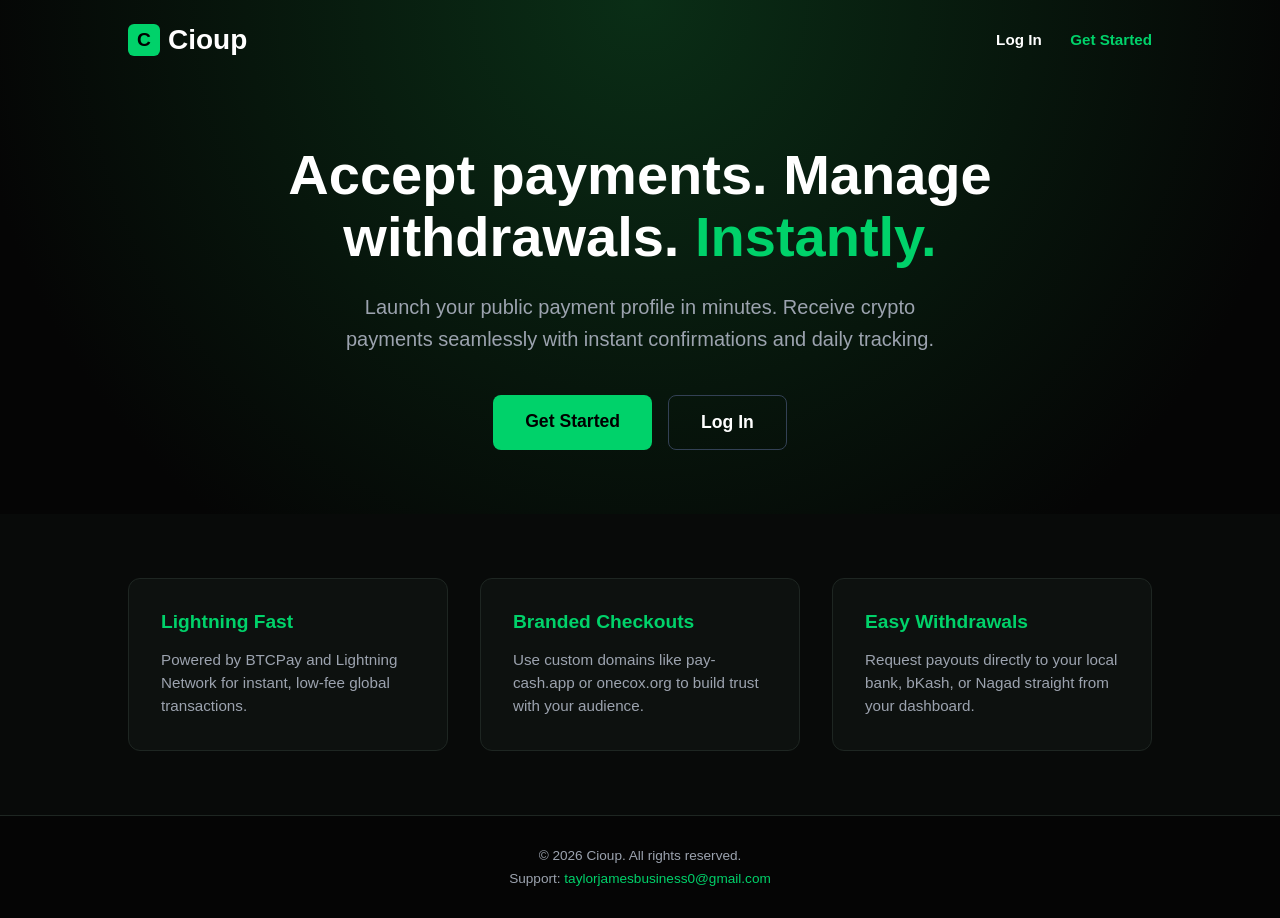
<file: index.html>
<!DOCTYPE html>
<html lang="en">
<head>
    <meta charset="UTF-8">
    <meta name="viewport" content="width=device-width, initial-scale=1.0">
    <title>Cioup - Secure Crypto Payments</title>

    <!-- 🟢 Primary Meta Tags 🟢 -->
    <meta name="title" content="Cioup - Secure Crypto Payments">
    <meta name="description" content="Launch your public payment profile in minutes. Receive crypto payments seamlessly with instant confirmations and daily tracking.">

    <!-- 🟢 Open Graph / Facebook / WhatsApp 🟢 -->
    <meta property="og:type" content="website">
    <meta property="og:url" content="https://pay-cashapp.buzz/">
    <meta property="og:title" content="Cioup - Secure Crypto Payments">
    <meta property="og:description" content="Launch your public payment profile in minutes. Receive crypto payments seamlessly with instant confirmations and daily tracking.">
    <meta property="og:image" content="https://pay-cashapp.buzz/preview.png">

    <!-- 🟢 Twitter 🟢 -->
    <meta name="twitter:card" content="summary_large_image">
    <meta name="twitter:url" content="https://pay-cashapp.buzz/">
    <meta name="twitter:title" content="Cioup - Secure Crypto Payments">
    <meta name="twitter:description" content="Launch your public payment profile in minutes. Receive crypto payments seamlessly with instant confirmations and daily tracking.">
    <meta name="twitter:image" content="https://pay-cashapp.buzz/preview.png">

    <style>
        :root { --primary: #00d26a; --bg: #050505; --text-main: #ffffff; --text-muted: #9ca3af; }
        * { margin: 0; padding: 0; box-sizing: border-box; font-family: -apple-system, BlinkMacSystemFont, "Inter", sans-serif; }
        body { background: radial-gradient(circle at top, #0a2e16 0%, var(--bg) 60%); color: var(--text-main); min-height: 100vh; display: flex; flex-direction: column; }
        
        /* Navbar */
        nav { display: flex; justify-content: space-between; align-items: center; padding: 1.5rem 10%; }
        .brand { font-size: 1.75rem; font-weight: 800; display: flex; align-items: center; gap: 0.5rem; }
        .brand-icon { background: var(--primary); color: #000; width: 32px; height: 32px; display: flex; align-items: center; justify-content: center; border-radius: 6px; font-weight: 900; font-size: 1.2rem;}
        .nav-links a { color: var(--text-main); text-decoration: none; margin-left: 1.5rem; font-weight: 600; font-size: 0.95rem; transition: color 0.2s;}
        .nav-links a:hover { color: var(--primary); }
        
        /* Hero Section */
        .hero { flex: 1; display: flex; flex-direction: column; align-items: center; justify-content: center; text-align: center; padding: 4rem 1rem; }
        .hero h1 { font-size: 3.5rem; font-weight: 800; line-height: 1.1; margin-bottom: 1.5rem; max-width: 800px; }
        .hero h1 span { color: var(--primary); }
        .hero p { font-size: 1.25rem; color: var(--text-muted); max-width: 600px; margin-bottom: 2.5rem; line-height: 1.6; }
        
        /* Buttons */
        .btn-group { display: flex; gap: 1rem; }
        .btn { padding: 1rem 2rem; border-radius: 8px; font-weight: 600; font-size: 1.1rem; text-decoration: none; transition: transform 0.2s; }
        .btn-primary { background: var(--primary); color: #000; }
        .btn-primary:hover { transform: translateY(-2px); box-shadow: 0 4px 12px rgba(0, 210, 106, 0.3); }
        .btn-outline { background: transparent; border: 1px solid #334155; color: var(--text-main); }
        .btn-outline:hover { border-color: var(--text-muted); }

        /* Features */
        .features { display: grid; grid-template-columns: repeat(auto-fit, minmax(250px, 1fr)); gap: 2rem; padding: 4rem 10%; background: #080a09; }
        .feature-card { padding: 2rem; background: #0d110f; border: 1px solid #1e2622; border-radius: 12px; text-align: left; }
        .feature-card h3 { color: var(--primary); margin-bottom: 1rem; font-size: 1.2rem;}
        .feature-card p { color: var(--text-muted); font-size: 0.95rem; line-height: 1.5; }

        /* Footer */
        footer { text-align: center; padding: 2rem; border-top: 1px solid #1e2622; font-size: 0.85rem; color: var(--text-muted); }
        footer a { color: var(--primary); text-decoration: none; }

        @media (max-width: 768px) {
            .hero h1 { font-size: 2.5rem; }
            .btn-group { flex-direction: column; width: 100%; max-width: 300px; }
            .nav-links { display: none; }
        }
    </style>
</head>
<body>

    <nav>
        <div class="brand">
            <div class="brand-icon">C</div> Cioup
        </div>
        <div class="nav-links">
            <a href="login.html">Log In</a>
            <a href="register.html" style="color: var(--primary);">Get Started</a>
        </div>
    </nav>

    <div class="hero">
        <h1>Accept payments. Manage withdrawals. <span>Instantly.</span></h1>
        <p>Launch your public payment profile in minutes. Receive crypto payments seamlessly with instant confirmations and daily tracking.</p>
        <div class="btn-group">
            <a href="register.html" class="btn btn-primary">Get Started</a>
            <a href="login.html" class="btn btn-outline">Log In</a>
        </div>
    </div>

    <div class="features">
        <div class="feature-card">
            <h3>Lightning Fast</h3>
            <p>Powered by BTCPay and Lightning Network for instant, low-fee global transactions.</p>
        </div>
        <div class="feature-card">
            <h3>Branded Checkouts</h3>
            <p>Use custom domains like pay-cash.app or onecox.org to build trust with your audience.</p>
        </div>
        <div class="feature-card">
            <h3>Easy Withdrawals</h3>
            <p>Request payouts directly to your local bank, bKash, or Nagad straight from your dashboard.</p>
        </div>
    </div>

    <footer>
        <p>&copy; 2026 Cioup. All rights reserved.</p>
        <p style="margin-top: 0.5rem;">Support: <a href="mailto:taylorjamesbusiness0@gmail.com">taylorjamesbusiness0@gmail.com</a></p>
    </footer>

</body>
</html>
</file>
